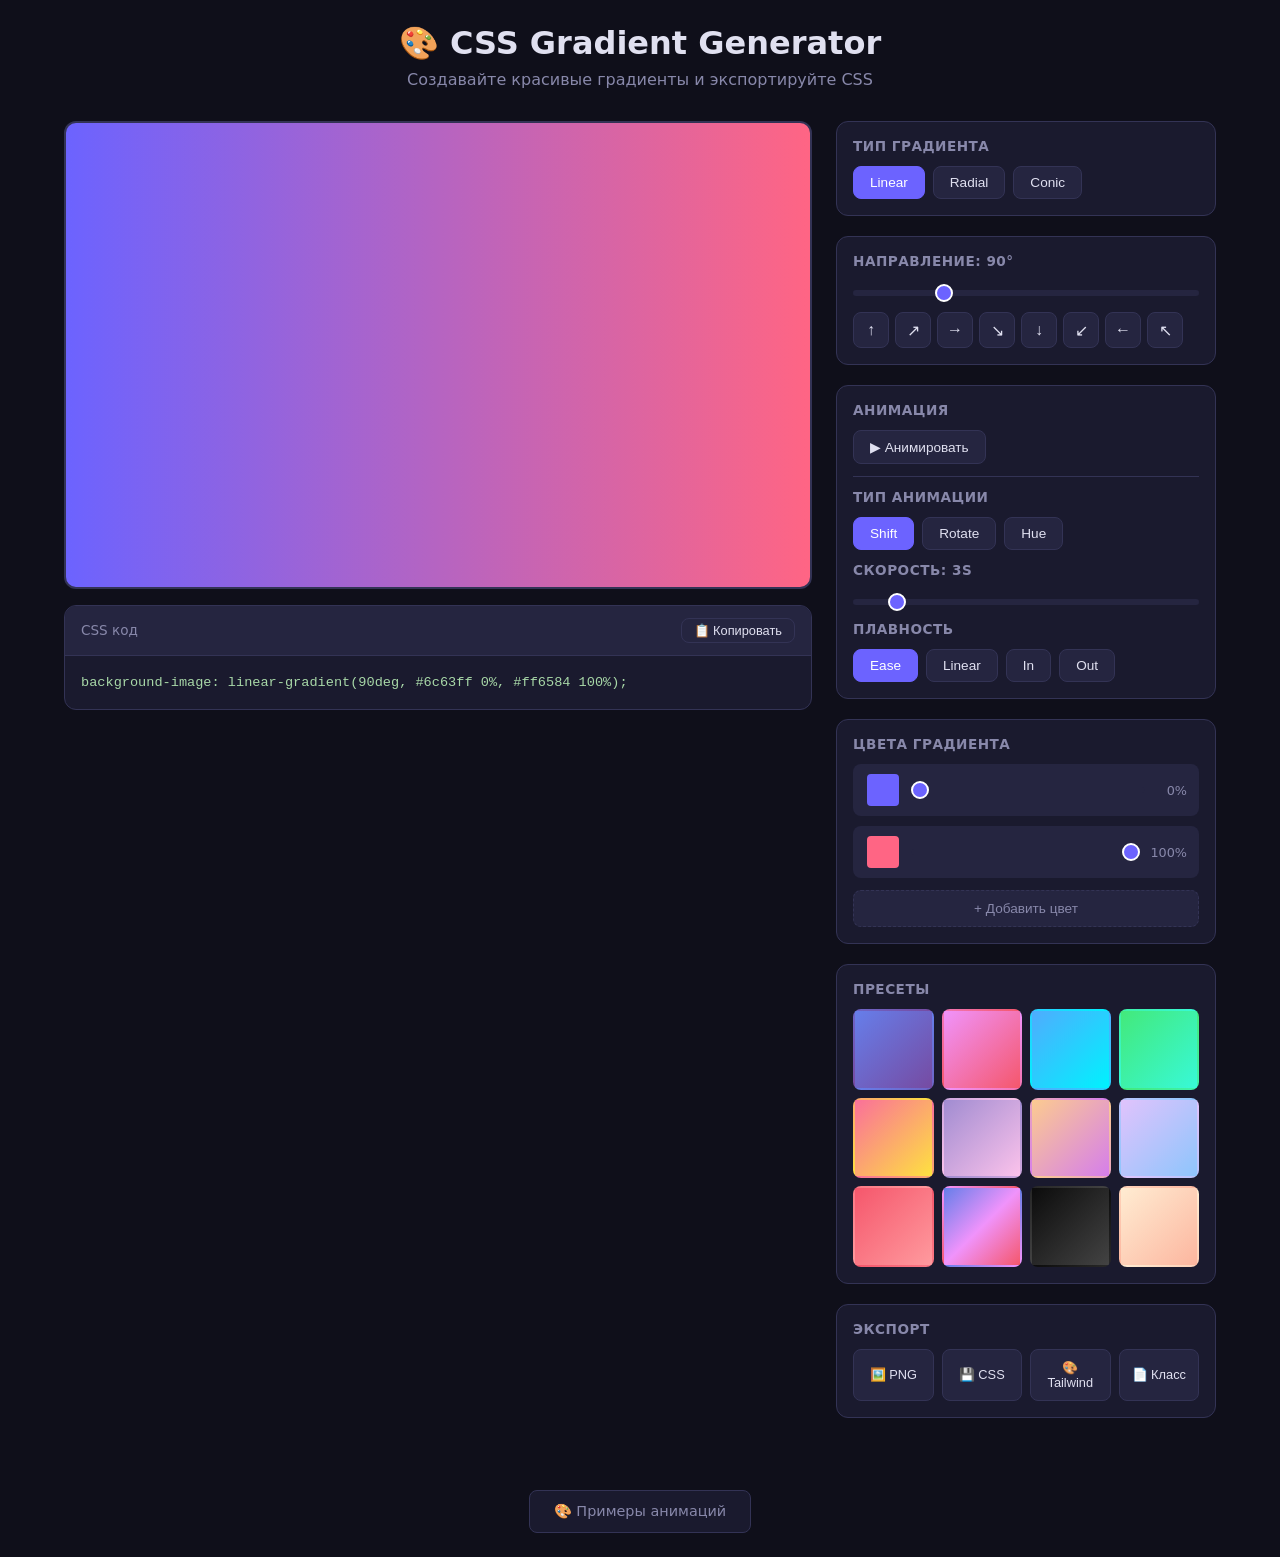
<file: index.html>
<!doctype html>
<html lang="ru">
  <head>
    <meta charset="UTF-8" />
    <meta name="viewport" content="width=device-width, initial-scale=1.0" />
    <title>CSS Gradient Generator</title>
    <link rel="icon" type="image/svg+xml" href="favicon.svg" />
    <link rel="stylesheet" href="styles.css" />
  </head>
  <body>
    <div class="app">
      <header>
        <h1>🎨 CSS Gradient Generator</h1>
        <p class="subtitle">
          Создавайте красивые градиенты и экспортируйте CSS
        </p>
      </header>

      <main>
        <div class="preview-section">
          <div id="preview" class="preview-box"></div>
          <div class="css-output">
            <div class="css-output-header">
              <span>CSS код</span>
              <button id="copyBtn" class="btn btn-copy" title="Копировать">
                📋 Копировать
              </button>
            </div>
            <pre><code id="cssCode"></code></pre>
          </div>
        </div>

        <div class="controls-section">
          <!-- Тип градиента -->
          <div class="control-group">
            <label>Тип градиента</label>
            <div class="btn-group">
              <button class="btn btn-type active" data-type="linear">
                Linear
              </button>
              <button class="btn btn-type" data-type="radial">Radial</button>
              <button class="btn btn-type" data-type="conic">Conic</button>
            </div>
          </div>

          <!-- Направление (для linear) -->
          <div class="control-group" id="directionGroup">
            <label>Направление: <span id="directionValue">90°</span></label>
            <input
              type="range"
              id="direction"
              min="0"
              max="360"
              value="90"
              class="slider"
            />
            <div class="direction-presets">
              <button class="btn btn-preset" data-dir="0">↑</button>
              <button class="btn btn-preset" data-dir="45">↗</button>
              <button class="btn btn-preset" data-dir="90">→</button>
              <button class="btn btn-preset" data-dir="135">↘</button>
              <button class="btn btn-preset" data-dir="180">↓</button>
              <button class="btn btn-preset" data-dir="225">↙</button>
              <button class="btn btn-preset" data-dir="270">←</button>
              <button class="btn btn-preset" data-dir="315">↖</button>
            </div>
          </div>

          <!-- Radial shape -->
          <div class="control-group hidden" id="radialGroup">
            <label>Форма</label>
            <div class="btn-group">
              <button class="btn btn-shape active" data-shape="circle">
                Circle
              </button>
              <button class="btn btn-shape" data-shape="ellipse">
                Ellipse
              </button>
            </div>
          </div>

          <!-- Анимация -->
          <div class="control-group" id="animationGroup">
            <label>Анимация</label>
            <div class="btn-group">
              <button id="animateBtn" class="btn">▶ Анимировать</button>
            </div>
            <div id="animationSettings" class="animation-settings hidden">
              <label>Тип анимации</label>
              <div class="btn-group" style="margin-bottom: 12px">
                <button class="btn btn-anim-type active" data-anim="shift">
                  Shift
                </button>
                <button class="btn btn-anim-type" data-anim="rotate">
                  Rotate
                </button>
                <button class="btn btn-anim-type" data-anim="hue">Hue</button>
              </div>
              <label>Скорость: <span id="speedValue">3s</span></label>
              <input
                type="range"
                id="animSpeed"
                min="1"
                max="20"
                value="3"
                class="slider"
              />
              <label style="margin-top: 12px">Плавность</label>
              <div class="btn-group">
                <button class="btn btn-ease active" data-ease="ease">
                  Ease
                </button>
                <button class="btn btn-ease" data-ease="linear">Linear</button>
                <button class="btn btn-ease" data-ease="ease-in">In</button>
                <button class="btn btn-ease" data-ease="ease-out">Out</button>
              </div>
            </div>
          </div>

          <!-- Цвета -->
          <div class="control-group">
            <label>Цвета градиента</label>
            <div id="colorStops" class="color-stops"></div>
            <button id="addColorBtn" class="btn btn-add">
              + Добавить цвет
            </button>
          </div>

          <!-- Пресеты -->
          <div class="control-group">
            <label>Пресеты</label>
            <div id="presets" class="presets-grid"></div>
          </div>

          <!-- Экспорт -->
          <div class="control-group">
            <label>Экспорт</label>
            <div class="export-buttons">
              <button
                id="exportPngBtn"
                class="btn btn-export"
                title="Сохранить как изображение"
              >
                🖼️ PNG
              </button>
              <button id="exportCssBtn" class="btn btn-export">💾 CSS</button>
              <button id="exportTailwindBtn" class="btn btn-export">
                🎨 Tailwind
              </button>
              <button id="exportClassBtn" class="btn btn-export">
                📄 Класс
              </button>
            </div>
          </div>
        </div>
      </main>
    </div>

    <div id="toast" class="toast hidden">Скопировано!</div>

    <nav class="nav-bottom">
      <a href="examples.html">🎨 Примеры анимаций</a>
    </nav>

    <script src="app.js"></script>
  </body>
</html>
</file>
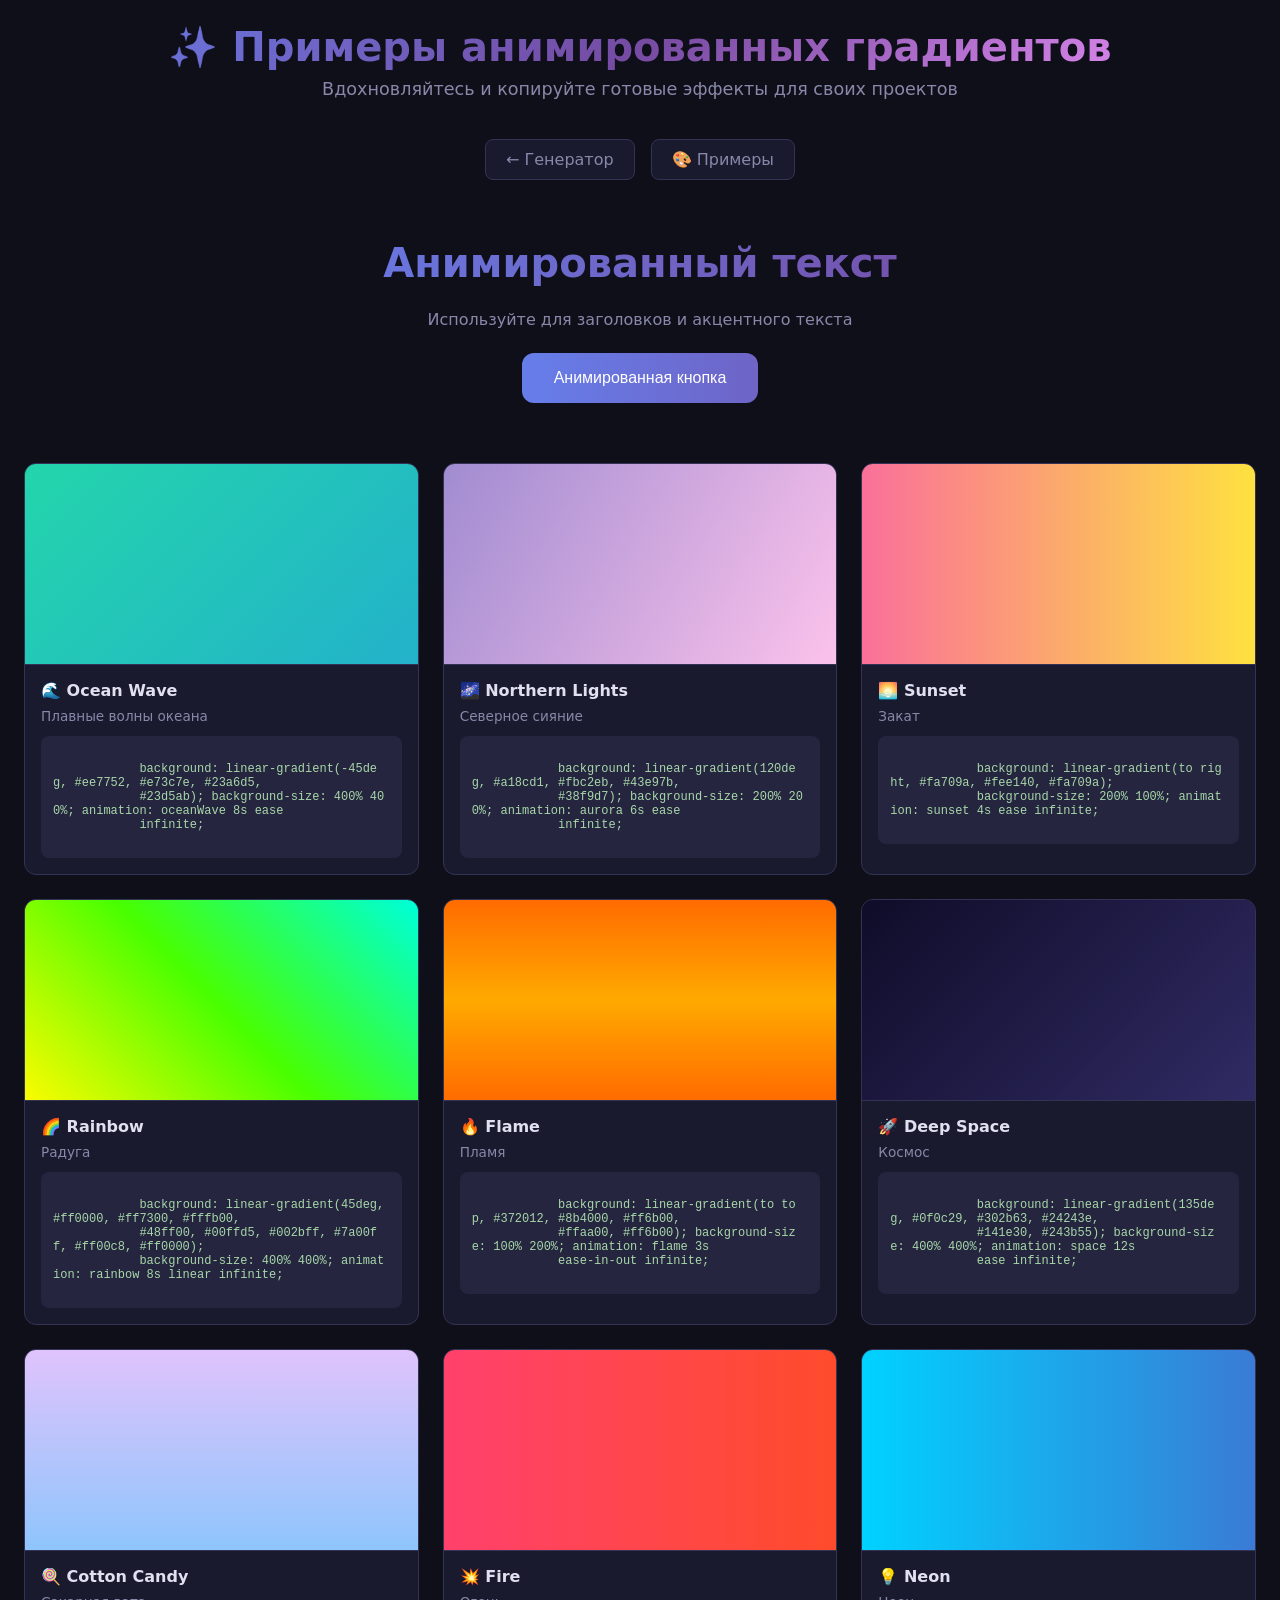
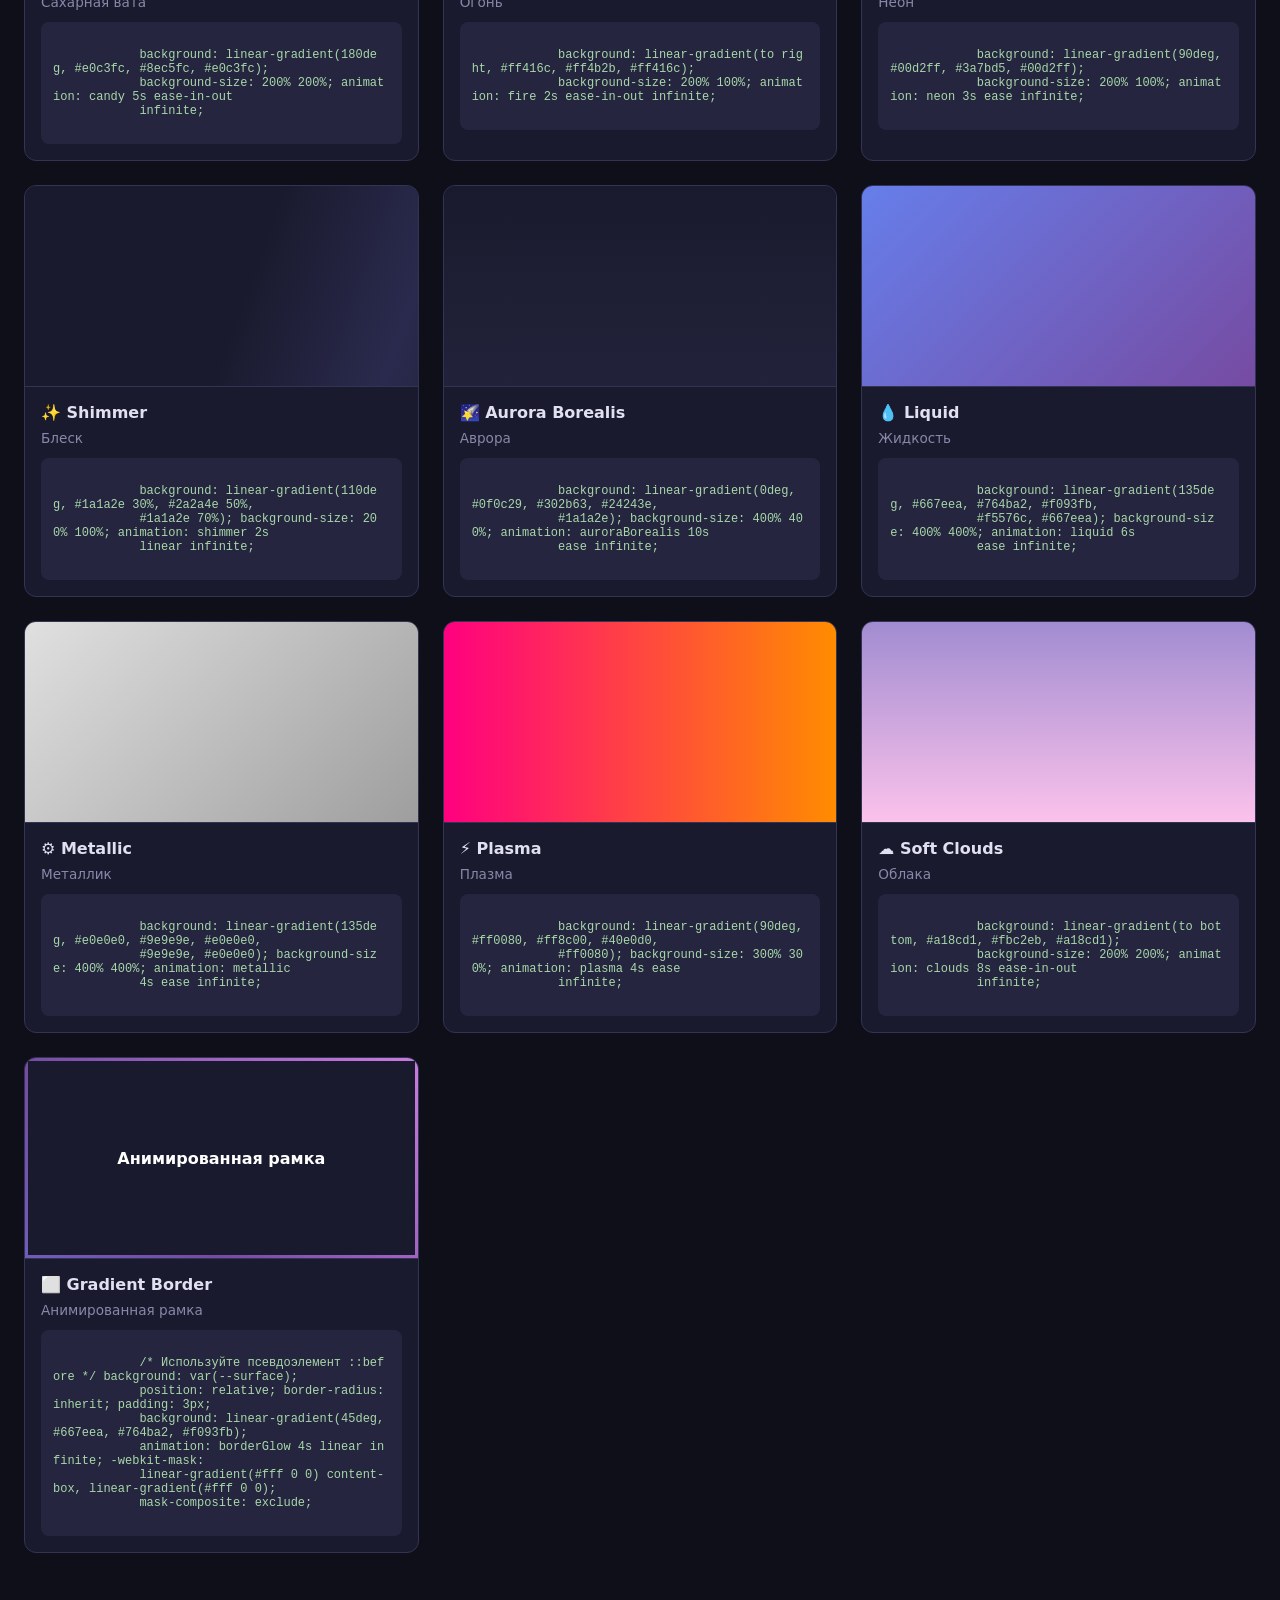
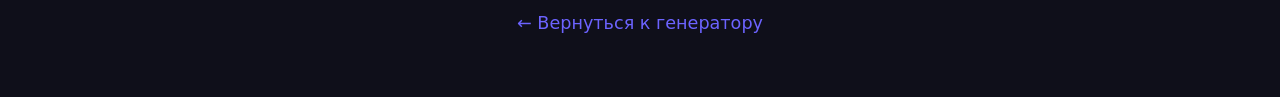
<file: examples.html>
<!doctype html>
<html lang="ru">
  <head>
    <meta charset="UTF-8" />
    <meta name="viewport" content="width=device-width, initial-scale=1.0" />
    <title>Примеры анимированных градиентов | CSS Gradient Generator</title>
    <link rel="stylesheet" href="styles.css" />
    <style>
      * {
        margin: 0;
        padding: 0;
        box-sizing: border-box;
      }

      :root {
        --bg: #0f0f1a;
        --surface: #1a1a2e;
        --surface-2: #252540;
        --border: #333355;
        --text: #e0e0f0;
        --text-muted: #8888aa;
        --accent: #6c63ff;
        --radius: 12px;
      }

      body {
        font-family:
          "Segoe UI",
          system-ui,
          -apple-system,
          sans-serif;
        background: var(--bg);
        color: var(--text);
        min-height: 100vh;
        padding: 24px;
      }

      .header {
        text-align: center;
        margin-bottom: 40px;
      }

      .header h1 {
        font-size: 2.5rem;
        margin-bottom: 8px;
        background: linear-gradient(135deg, #667eea, #764ba2, #f093fb);
        -webkit-background-clip: text;
        -webkit-text-fill-color: transparent;
        background-clip: text;
      }

      .header p {
        color: var(--text-muted);
        font-size: 1.1rem;
      }

      .nav {
        display: flex;
        justify-content: center;
        gap: 16px;
        margin-bottom: 40px;
      }

      .nav a {
        color: var(--text-muted);
        text-decoration: none;
        padding: 10px 20px;
        border-radius: 8px;
        background: var(--surface);
        border: 1px solid var(--border);
        transition: all 0.2s;
      }

      .nav a:hover {
        color: var(--accent);
        border-color: var(--accent);
      }

      .examples-grid {
        display: grid;
        grid-template-columns: repeat(auto-fit, minmax(350px, 1fr));
        gap: 24px;
        max-width: 1400px;
        margin: 0 auto;
      }

      .example-card {
        background: var(--surface);
        border-radius: var(--radius);
        border: 1px solid var(--border);
        overflow: hidden;
      }

      .example-preview {
        height: 200px;
        position: relative;
      }

      .example-preview.full-height {
        height: 300px;
      }

      .example-info {
        padding: 16px;
        border-top: 1px solid var(--border);
      }

      .example-info h3 {
        font-size: 1rem;
        margin-bottom: 8px;
        color: var(--text);
      }

      .example-info p {
        font-size: 0.85rem;
        color: var(--text-muted);
        margin-bottom: 12px;
      }

      .example-code {
        background: var(--surface-2);
        padding: 12px;
        border-radius: 8px;
        font-size: 0.75rem;
        color: #a8d8a8;
        font-family: "Cascadia Code", "Fira Code", monospace;
        overflow-x: auto;
        white-space: pre-wrap;
        word-break: break-all;
      }

      /* Animated Gradient Examples */

      /* 1. Ocean Wave */
      .ocean-wave {
        background: linear-gradient(-45deg, #ee7752, #e73c7e, #23a6d5, #23d5ab);
        background-size: 400% 400%;
        animation: oceanWave 8s ease infinite;
      }

      @keyframes oceanWave {
        0% {
          background-position: 0% 50%;
        }
        50% {
          background-position: 100% 50%;
        }
        100% {
          background-position: 0% 50%;
        }
      }

      /* 2. Northern Lights */
      .northern-lights {
        background: linear-gradient(
          120deg,
          #a18cd1 0%,
          #fbc2eb 50%,
          #43e97b 50%,
          #38f9d7 100%
        );
        background-size: 200% 200%;
        animation: aurora 6s ease infinite;
      }

      @keyframes aurora {
        0%,
        100% {
          background-position: 0% 50%;
        }
        50% {
          background-position: 100% 50%;
        }
      }

      /* 3. Sunset */
      .sunset {
        background: linear-gradient(to right, #fa709a, #fee140, #fa709a);
        background-size: 200% 100%;
        animation: sunset 4s ease infinite;
      }

      @keyframes sunset {
        0% {
          background-position: 0% 50%;
        }
        100% {
          background-position: 100% 50%;
        }
      }

      /* 4. Rainbow */
      .rainbow {
        background: linear-gradient(
          45deg,
          #ff0000,
          #ff7300,
          #fffb00,
          #48ff00,
          #00ffd5,
          #002bff,
          #7a00ff,
          #ff00c8,
          #ff0000
        );
        background-size: 400% 400%;
        animation: rainbow 8s linear infinite;
      }

      @keyframes rainbow {
        0% {
          background-position: 0% 50%;
        }
        100% {
          background-position: 100% 50%;
        }
      }

      /* 5. Flame */
      .flame {
        background: linear-gradient(
          to top,
          #372012,
          #8b4000,
          #ff6b00,
          #ffaa00,
          #ff6b00
        );
        background-size: 100% 200%;
        animation: flame 3s ease-in-out infinite;
      }

      @keyframes flame {
        0%,
        100% {
          background-position: 0% 100%;
        }
        50% {
          background-position: 0% 0%;
        }
      }

      /* 6. Deep Space */
      .deep-space {
        background: linear-gradient(
          135deg,
          #0f0c29,
          #302b63,
          #24243e,
          #141e30,
          #243b55
        );
        background-size: 400% 400%;
        animation: space 12s ease infinite;
      }

      @keyframes space {
        0% {
          background-position: 0% 50%;
        }
        50% {
          background-position: 100% 50%;
        }
        100% {
          background-position: 0% 50%;
        }
      }

      /* 7. Cotton Candy */
      .cotton-candy {
        background: linear-gradient(180deg, #e0c3fc, #8ec5fc, #e0c3fc);
        background-size: 200% 200%;
        animation: candy 5s ease-in-out infinite;
      }

      @keyframes candy {
        0%,
        100% {
          background-position: 0% 0%;
        }
        50% {
          background-position: 100% 100%;
        }
      }

      /* 8. Fire */
      .fire {
        background: linear-gradient(to right, #ff416c, #ff4b2b, #ff416c);
        background-size: 200% 100%;
        animation: fire 2s ease-in-out infinite;
      }

      @keyframes fire {
        0%,
        100% {
          background-position: 0% 50%;
        }
        50% {
          background-position: 100% 50%;
        }
      }

      /* 9. Neon */
      .neon {
        background: linear-gradient(90deg, #00d2ff, #3a7bd5, #00d2ff);
        background-size: 200% 100%;
        animation: neon 3s ease infinite;
      }

      @keyframes neon {
        0% {
          background-position: 0% 50%;
        }
        100% {
          background-position: 200% 50%;
        }
      }

      /* 10. Gradient Border Animation */
      .gradient-border-anim {
        background: var(--surface);
        position: relative;
      }

      .gradient-border-anim::before {
        content: "";
        position: absolute;
        inset: 0;
        border-radius: inherit;
        padding: 3px;
        background: linear-gradient(45deg, #667eea, #764ba2, #f093fb, #667eea);
        background-size: 300% 300%;
        animation: borderGlow 4s linear infinite;
        -webkit-mask:
          linear-gradient(#fff 0 0) content-box,
          linear-gradient(#fff 0 0);
        mask:
          linear-gradient(#fff 0 0) content-box,
          linear-gradient(#fff 0 0);
        -webkit-mask-composite: xor;
        mask-composite: exclude;
      }

      @keyframes borderGlow {
        0% {
          background-position: 0% 50%;
        }
        50% {
          background-position: 100% 50%;
        }
        100% {
          background-position: 0% 50%;
        }
      }

      /* 11. Shimmer */
      .shimmer {
        background: linear-gradient(
          110deg,
          #1a1a2e 30%,
          #2a2a4e 50%,
          #1a1a2e 70%
        );
        background-size: 200% 100%;
        animation: shimmer 2s linear infinite;
      }

      @keyframes shimmer {
        0% {
          background-position: 200% 0;
        }
        100% {
          background-position: -200% 0;
        }
      }

      /* 12. Aurora */
      .aurora {
        background: linear-gradient(0deg, #0f0c29, #302b63, #24243e, #1a1a2e);
        background-size: 400% 400%;
        animation: auroraBorealis 10s ease infinite;
      }

      @keyframes auroraBorealis {
        0% {
          background-position: 0% 50%;
        }
        25% {
          background-position: 50% 25%;
        }
        50% {
          background-position: 100% 50%;
        }
        75% {
          background-position: 50% 75%;
        }
        100% {
          background-position: 0% 50%;
        }
      }

      /* 13. Liquid */
      .liquid {
        background: linear-gradient(
          135deg,
          #667eea 0%,
          #764ba2 25%,
          #f093fb 50%,
          #f5576c 75%,
          #667eea 100%
        );
        background-size: 400% 400%;
        animation: liquid 6s ease infinite;
      }

      @keyframes liquid {
        0% {
          background-position: 0% 50%;
        }
        50% {
          background-position: 100% 50%;
        }
        100% {
          background-position: 0% 50%;
        }
      }

      /* 14. Metallic */
      .metallic {
        background: linear-gradient(
          135deg,
          #e0e0e0 0%,
          #9e9e9e 25%,
          #e0e0e0 50%,
          #9e9e9e 75%,
          #e0e0e0 100%
        );
        background-size: 400% 400%;
        animation: metallic 4s ease infinite;
      }

      @keyframes metallic {
        0% {
          background-position: 0% 50%;
        }
        50% {
          background-position: 100% 50%;
        }
        100% {
          background-position: 0% 50%;
        }
      }

      /* 15. Plasma */
      .plasma {
        background: linear-gradient(90deg, #ff0080, #ff8c00, #40e0d0, #ff0080);
        background-size: 300% 300%;
        animation: plasma 4s ease infinite;
      }

      @keyframes plasma {
        0% {
          background-position: 0% 50%;
        }
        50% {
          background-position: 100% 50%;
        }
        100% {
          background-position: 0% 50%;
        }
      }

      /* 16. Soft Clouds */
      .soft-clouds {
        background: linear-gradient(to bottom, #a18cd1, #fbc2eb, #a18cd1);
        background-size: 200% 200%;
        animation: clouds 8s ease-in-out infinite;
      }

      @keyframes clouds {
        0%,
        100% {
          background-position: 0% 0%;
        }
        50% {
          background-position: 100% 100%;
        }
      }

      /* Text Gradient */
      .text-gradient {
        font-size: 2.5rem;
        font-weight: bold;
        background: linear-gradient(
          90deg,
          #667eea,
          #764ba2,
          #f093fb,
          #f5576c,
          #667eea
        );
        background-size: 400% 100%;
        -webkit-background-clip: text;
        -webkit-text-fill-color: transparent;
        background-clip: text;
        animation: textGradient 6s linear infinite;
      }

      @keyframes textGradient {
        0% {
          background-position: 0% 50%;
        }
        100% {
          background-position: 400% 50%;
        }
      }

      /* Button Gradient */
      .btn-gradient {
        background: linear-gradient(90deg, #667eea, #764ba2);
        background-size: 200% 100%;
        color: white;
        border: none;
        padding: 16px 32px;
        border-radius: 12px;
        font-size: 1rem;
        cursor: pointer;
        transition: all 0.3s;
        animation: btnGradient 3s ease infinite;
      }

      .btn-gradient:hover {
        transform: scale(1.05);
        box-shadow: 0 10px 30px rgba(102, 126, 234, 0.4);
      }

      @keyframes btnGradient {
        0%,
        100% {
          background-position: 0% 50%;
        }
        50% {
          background-position: 100% 50%;
        }
      }

      /* Card Gradient */
      .card-gradient {
        background: linear-gradient(135deg, #667eea 0%, #764ba2 100%);
        border-radius: 16px;
      }

      .card-gradient-inner {
        background: var(--surface);
        border-radius: 14px;
        padding: 24px;
      }

      /* Demo Section */
      .demo-section {
        max-width: 800px;
        margin: 60px auto;
        text-align: center;
      }

      .demo-section h2 {
        margin-bottom: 24px;
        color: var(--text);
      }

      @media (max-width: 768px) {
        .examples-grid {
          grid-template-columns: 1fr;
        }

        .header h1 {
          font-size: 1.8rem;
        }
      }
    </style>
  </head>
  <body>
    <div class="header">
      <h1>✨ Примеры анимированных градиентов</h1>
      <p>Вдохновляйтесь и копируйте готовые эффекты для своих проектов</p>
    </div>

    <nav class="nav">
      <a href="index.html">← Генератор</a>
      <a href="examples.html">🎨 Примеры</a>
    </nav>

    <div class="demo-section">
      <h2 class="text-gradient">Анимированный текст</h2>
      <p style="color: var(--text-muted); margin-bottom: 24px">
        Используйте для заголовков и акцентного текста
      </p>

      <div style="margin-bottom: 48px">
        <button class="btn-gradient">Анимированная кнопка</button>
      </div>
    </div>

    <div class="examples-grid">
      <!-- 1. Ocean Wave -->
      <div class="example-card">
        <div class="example-preview ocean-wave"></div>
        <div class="example-info">
          <h3>🌊 Ocean Wave</h3>
          <p>Плавные волны океана</p>
          <div class="example-code">
            background: linear-gradient(-45deg, #ee7752, #e73c7e, #23a6d5,
            #23d5ab); background-size: 400% 400%; animation: oceanWave 8s ease
            infinite;
          </div>
        </div>
      </div>

      <!-- 2. Northern Lights -->
      <div class="example-card">
        <div class="example-preview northern-lights"></div>
        <div class="example-info">
          <h3>🌌 Northern Lights</h3>
          <p>Северное сияние</p>
          <div class="example-code">
            background: linear-gradient(120deg, #a18cd1, #fbc2eb, #43e97b,
            #38f9d7); background-size: 200% 200%; animation: aurora 6s ease
            infinite;
          </div>
        </div>
      </div>

      <!-- 3. Sunset -->
      <div class="example-card">
        <div class="example-preview sunset"></div>
        <div class="example-info">
          <h3>🌅 Sunset</h3>
          <p>Закат</p>
          <div class="example-code">
            background: linear-gradient(to right, #fa709a, #fee140, #fa709a);
            background-size: 200% 100%; animation: sunset 4s ease infinite;
          </div>
        </div>
      </div>

      <!-- 4. Rainbow -->
      <div class="example-card">
        <div class="example-preview rainbow"></div>
        <div class="example-info">
          <h3>🌈 Rainbow</h3>
          <p>Радуга</p>
          <div class="example-code">
            background: linear-gradient(45deg, #ff0000, #ff7300, #fffb00,
            #48ff00, #00ffd5, #002bff, #7a00ff, #ff00c8, #ff0000);
            background-size: 400% 400%; animation: rainbow 8s linear infinite;
          </div>
        </div>
      </div>

      <!-- 5. Flame -->
      <div class="example-card">
        <div class="example-preview flame"></div>
        <div class="example-info">
          <h3>🔥 Flame</h3>
          <p>Пламя</p>
          <div class="example-code">
            background: linear-gradient(to top, #372012, #8b4000, #ff6b00,
            #ffaa00, #ff6b00); background-size: 100% 200%; animation: flame 3s
            ease-in-out infinite;
          </div>
        </div>
      </div>

      <!-- 6. Deep Space -->
      <div class="example-card">
        <div class="example-preview deep-space"></div>
        <div class="example-info">
          <h3>🚀 Deep Space</h3>
          <p>Космос</p>
          <div class="example-code">
            background: linear-gradient(135deg, #0f0c29, #302b63, #24243e,
            #141e30, #243b55); background-size: 400% 400%; animation: space 12s
            ease infinite;
          </div>
        </div>
      </div>

      <!-- 7. Cotton Candy -->
      <div class="example-card">
        <div class="example-preview cotton-candy"></div>
        <div class="example-info">
          <h3>🍭 Cotton Candy</h3>
          <p>Сахарная вата</p>
          <div class="example-code">
            background: linear-gradient(180deg, #e0c3fc, #8ec5fc, #e0c3fc);
            background-size: 200% 200%; animation: candy 5s ease-in-out
            infinite;
          </div>
        </div>
      </div>

      <!-- 8. Fire -->
      <div class="example-card">
        <div class="example-preview fire"></div>
        <div class="example-info">
          <h3>💥 Fire</h3>
          <p>Огонь</p>
          <div class="example-code">
            background: linear-gradient(to right, #ff416c, #ff4b2b, #ff416c);
            background-size: 200% 100%; animation: fire 2s ease-in-out infinite;
          </div>
        </div>
      </div>

      <!-- 9. Neon -->
      <div class="example-card">
        <div class="example-preview neon"></div>
        <div class="example-info">
          <h3>💡 Neon</h3>
          <p>Неон</p>
          <div class="example-code">
            background: linear-gradient(90deg, #00d2ff, #3a7bd5, #00d2ff);
            background-size: 200% 100%; animation: neon 3s ease infinite;
          </div>
        </div>
      </div>

      <!-- 10. Shimmer -->
      <div class="example-card">
        <div class="example-preview shimmer"></div>
        <div class="example-info">
          <h3>✨ Shimmer</h3>
          <p>Блеск</p>
          <div class="example-code">
            background: linear-gradient(110deg, #1a1a2e 30%, #2a2a4e 50%,
            #1a1a2e 70%); background-size: 200% 100%; animation: shimmer 2s
            linear infinite;
          </div>
        </div>
      </div>

      <!-- 11. Aurora -->
      <div class="example-card">
        <div class="example-preview aurora"></div>
        <div class="example-info">
          <h3>🌠 Aurora Borealis</h3>
          <p>Аврора</p>
          <div class="example-code">
            background: linear-gradient(0deg, #0f0c29, #302b63, #24243e,
            #1a1a2e); background-size: 400% 400%; animation: auroraBorealis 10s
            ease infinite;
          </div>
        </div>
      </div>

      <!-- 12. Liquid -->
      <div class="example-card">
        <div class="example-preview liquid"></div>
        <div class="example-info">
          <h3>💧 Liquid</h3>
          <p>Жидкость</p>
          <div class="example-code">
            background: linear-gradient(135deg, #667eea, #764ba2, #f093fb,
            #f5576c, #667eea); background-size: 400% 400%; animation: liquid 6s
            ease infinite;
          </div>
        </div>
      </div>

      <!-- 13. Metallic -->
      <div class="example-card">
        <div class="example-preview metallic"></div>
        <div class="example-info">
          <h3>⚙️ Metallic</h3>
          <p>Металлик</p>
          <div class="example-code">
            background: linear-gradient(135deg, #e0e0e0, #9e9e9e, #e0e0e0,
            #9e9e9e, #e0e0e0); background-size: 400% 400%; animation: metallic
            4s ease infinite;
          </div>
        </div>
      </div>

      <!-- 14. Plasma -->
      <div class="example-card">
        <div class="example-preview plasma"></div>
        <div class="example-info">
          <h3>⚡ Plasma</h3>
          <p>Плазма</p>
          <div class="example-code">
            background: linear-gradient(90deg, #ff0080, #ff8c00, #40e0d0,
            #ff0080); background-size: 300% 300%; animation: plasma 4s ease
            infinite;
          </div>
        </div>
      </div>

      <!-- 15. Soft Clouds -->
      <div class="example-card">
        <div class="example-preview soft-clouds"></div>
        <div class="example-info">
          <h3>☁️ Soft Clouds</h3>
          <p>Облака</p>
          <div class="example-code">
            background: linear-gradient(to bottom, #a18cd1, #fbc2eb, #a18cd1);
            background-size: 200% 200%; animation: clouds 8s ease-in-out
            infinite;
          </div>
        </div>
      </div>

      <!-- 16. Gradient Border -->
      <div class="example-card">
        <div
          class="example-preview gradient-border-anim"
          style="display: flex; align-items: center; justify-content: center"
        >
          <span style="color: white; font-weight: bold"
            >Анимированная рамка</span
          >
        </div>
        <div class="example-info">
          <h3>⬜ Gradient Border</h3>
          <p>Анимированная рамка</p>
          <div class="example-code">
            /* Используйте псевдоэлемент ::before */ background: var(--surface);
            position: relative; border-radius: inherit; padding: 3px;
            background: linear-gradient(45deg, #667eea, #764ba2, #f093fb);
            animation: borderGlow 4s linear infinite; -webkit-mask:
            linear-gradient(#fff 0 0) content-box, linear-gradient(#fff 0 0);
            mask-composite: exclude;
          </div>
        </div>
      </div>
    </div>

    <div style="text-align: center; margin-top: 60px; padding-bottom: 40px">
      <a
        href="index.html"
        style="color: var(--accent); text-decoration: none; font-size: 1.1rem"
        >← Вернуться к генератору</a
      >
    </div>
    <script src="app.js"></script>
  </body>
</html>
</file>
<file: styles.css>
* {
  margin: 0;
  padding: 0;
  box-sizing: border-box;
}

:root {
  --bg: #0f0f1a;
  --surface: #1a1a2e;
  --surface-2: #252540;
  --border: #333355;
  --text: #e0e0f0;
  --text-muted: #8888aa;
  --accent: #6c63ff;
  --accent-hover: #5a52e0;
  --radius: 12px;
}

body {
  font-family:
    "Segoe UI",
    system-ui,
    -apple-system,
    sans-serif;
  background: var(--bg);
  color: var(--text);
  min-height: 100vh;
}

.app {
  max-width: 1200px;
  margin: 0 auto;
  padding: 24px;
}

header {
  text-align: center;
  margin-bottom: 32px;
}

header h1 {
  font-size: 2rem;
  margin-bottom: 8px;
}

.subtitle {
  color: var(--text-muted);
  font-size: 1rem;
}

main {
  display: grid;
  grid-template-columns: 1fr 380px;
  gap: 24px;
  align-items: start;
}

/* Preview */
.preview-section {
  display: flex;
  flex-direction: column;
  gap: 16px;
  position: sticky;
  top: 24px;
}

.preview-box {
  width: 100%;
  aspect-ratio: 16 / 10;
  border-radius: var(--radius);
  border: 2px solid var(--border);
  transition: background 0.3s ease;
}

.css-output {
  background: var(--surface);
  border-radius: var(--radius);
  border: 1px solid var(--border);
  overflow: hidden;
}

.css-output-header {
  display: flex;
  justify-content: space-between;
  align-items: center;
  padding: 12px 16px;
  background: var(--surface-2);
  border-bottom: 1px solid var(--border);
  font-size: 0.85rem;
  color: var(--text-muted);
}

.css-output pre {
  padding: 16px;
  overflow-x: auto;
  font-size: 0.85rem;
  line-height: 1.6;
}

.css-output code {
  color: #a8d8a8;
  font-family: "Cascadia Code", "Fira Code", monospace;
}

/* Controls */
.controls-section {
  display: flex;
  flex-direction: column;
  gap: 20px;
}

.control-group {
  background: var(--surface);
  border-radius: var(--radius);
  border: 1px solid var(--border);
  padding: 16px;
}

.control-group label {
  display: block;
  font-size: 0.85rem;
  font-weight: 600;
  color: var(--text-muted);
  text-transform: uppercase;
  letter-spacing: 0.5px;
  margin-bottom: 12px;
}

.control-group.hidden {
  display: none;
}

/* Buttons */
.btn {
  background: var(--surface-2);
  color: var(--text);
  border: 1px solid var(--border);
  padding: 8px 16px;
  border-radius: 8px;
  cursor: pointer;
  font-size: 0.85rem;
  transition: all 0.2s;
}

.btn:hover {
  background: var(--border);
}

.btn.active {
  background: var(--accent);
  border-color: var(--accent);
  color: #fff;
}

.btn-group {
  display: flex;
  gap: 8px;
  flex-wrap: wrap;
}

.btn-copy {
  font-size: 0.8rem;
  padding: 4px 12px;
}

.btn-add {
  width: 100%;
  margin-top: 12px;
  padding: 10px;
  border-style: dashed;
  color: var(--text-muted);
}

.btn-add:hover {
  color: var(--accent);
  border-color: var(--accent);
}

.btn-export {
  flex: 1;
  padding: 10px 12px;
  text-align: center;
  font-size: 0.8rem;
}

.export-buttons {
  display: flex;
  gap: 8px;
}

/* Direction presets */
.direction-presets {
  display: flex;
  gap: 6px;
  margin-top: 12px;
  flex-wrap: wrap;
}

.btn-preset {
  width: 36px;
  height: 36px;
  padding: 0;
  display: flex;
  align-items: center;
  justify-content: center;
  font-size: 1rem;
}

/* Slider */
.slider {
  width: 100%;
  -webkit-appearance: none;
  appearance: none;
  height: 6px;
  background: var(--surface-2);
  border-radius: 3px;
  outline: none;
}

.slider::-webkit-slider-thumb {
  -webkit-appearance: none;
  appearance: none;
  width: 18px;
  height: 18px;
  border-radius: 50%;
  background: var(--accent);
  cursor: pointer;
  border: 2px solid #fff;
}

.slider::-moz-range-thumb {
  width: 18px;
  height: 18px;
  border-radius: 50%;
  background: var(--accent);
  cursor: pointer;
  border: 2px solid #fff;
}

/* Color stops */
.color-stops {
  display: flex;
  flex-direction: column;
  gap: 10px;
}

.color-stop {
  display: flex;
  align-items: center;
  gap: 10px;
  background: var(--surface-2);
  padding: 8px 12px;
  border-radius: 8px;
}

.color-stop input[type="color"] {
  width: 36px;
  height: 36px;
  border: none;
  border-radius: 6px;
  cursor: pointer;
  background: none;
  padding: 0;
}

.color-stop input[type="color"]::-webkit-color-swatch-wrapper {
  padding: 2px;
}

.color-stop input[type="color"]::-webkit-color-swatch {
  border: none;
  border-radius: 4px;
}

.color-stop input[type="range"] {
  flex: 1;
}

.color-stop .stop-value {
  font-size: 0.8rem;
  color: var(--text-muted);
  min-width: 32px;
  text-align: right;
}

.color-stop .btn-remove {
  background: transparent;
  border: none;
  color: var(--text-muted);
  cursor: pointer;
  font-size: 1.1rem;
  padding: 4px;
  border-radius: 4px;
  transition: color 0.2s;
}

.color-stop .btn-remove:hover {
  color: #ff6b6b;
}

/* Presets */
.presets-grid {
  display: grid;
  grid-template-columns: repeat(4, 1fr);
  gap: 8px;
}

.preset-swatch {
  aspect-ratio: 1;
  border-radius: 8px;
  cursor: pointer;
  border: 2px solid transparent;
  transition: all 0.2s;
}

.preset-swatch:hover {
  border-color: var(--accent);
  transform: scale(1.05);
}

/* Toast */
.toast {
  position: fixed;
  bottom: 24px;
  left: 50%;
  transform: translateX(-50%) translateY(20px);
  background: var(--accent);
  color: #fff;
  padding: 10px 24px;
  border-radius: 8px;
  font-size: 0.9rem;
  opacity: 0;
  transition: all 0.3s;
  pointer-events: none;
  z-index: 100;
}

.toast.show {
  opacity: 1;
  transform: translateX(-50%) translateY(0);
}

.toast.hidden {
  display: block;
}

/* Responsive */
@media (max-width: 800px) {
  main {
    grid-template-columns: 1fr;
  }

  .preview-section {
    position: static;
  }

  .preview-box {
    aspect-ratio: 16 / 9;
  }
}

/* Animation */
@keyframes gradient-shift {
  0% {
    background-position: 0% 50%;
  }
  50% {
    background-position: 100% 50%;
  }
  100% {
    background-position: 0% 50%;
  }
}

@keyframes gradient-rotate {
  from {
    transform: rotate(0deg);
  }
  to {
    transform: rotate(360deg);
  }
}

@keyframes gradient-hue {
  0% {
    filter: hue-rotate(0deg);
  }
  100% {
    filter: hue-rotate(360deg);
  }
}

.preview-box.animated {
  background-size: 400% 400%;
  animation: gradient-shift 3s ease infinite;
}

.preview-box.animated.rotate {
  background-size: 100% 100%;
  animation: gradient-rotate 3s linear infinite;
}

.preview-box.animated.hue {
  background-size: 100% 100%;
  animation: gradient-hue 3s linear infinite;
}

.animation-settings {
  margin-top: 12px;
  padding-top: 12px;
  border-top: 1px solid var(--border);
}

.animation-settings label {
  font-size: 0.85rem;
  color: var(--text-muted);
}

/* Navigation */
.nav-bottom {
  display: flex;
  justify-content: center;
  padding: 24px;
  margin-top: 24px;
}

.nav-bottom a {
  color: var(--text-muted);
  text-decoration: none;
  padding: 12px 24px;
  border-radius: 8px;
  background: var(--surface);
  border: 1px solid var(--border);
  transition: all 0.2s;
  font-size: 0.9rem;
}

.nav-bottom a:hover {
  color: var(--accent);
  border-color: var(--accent);
}
</file>
